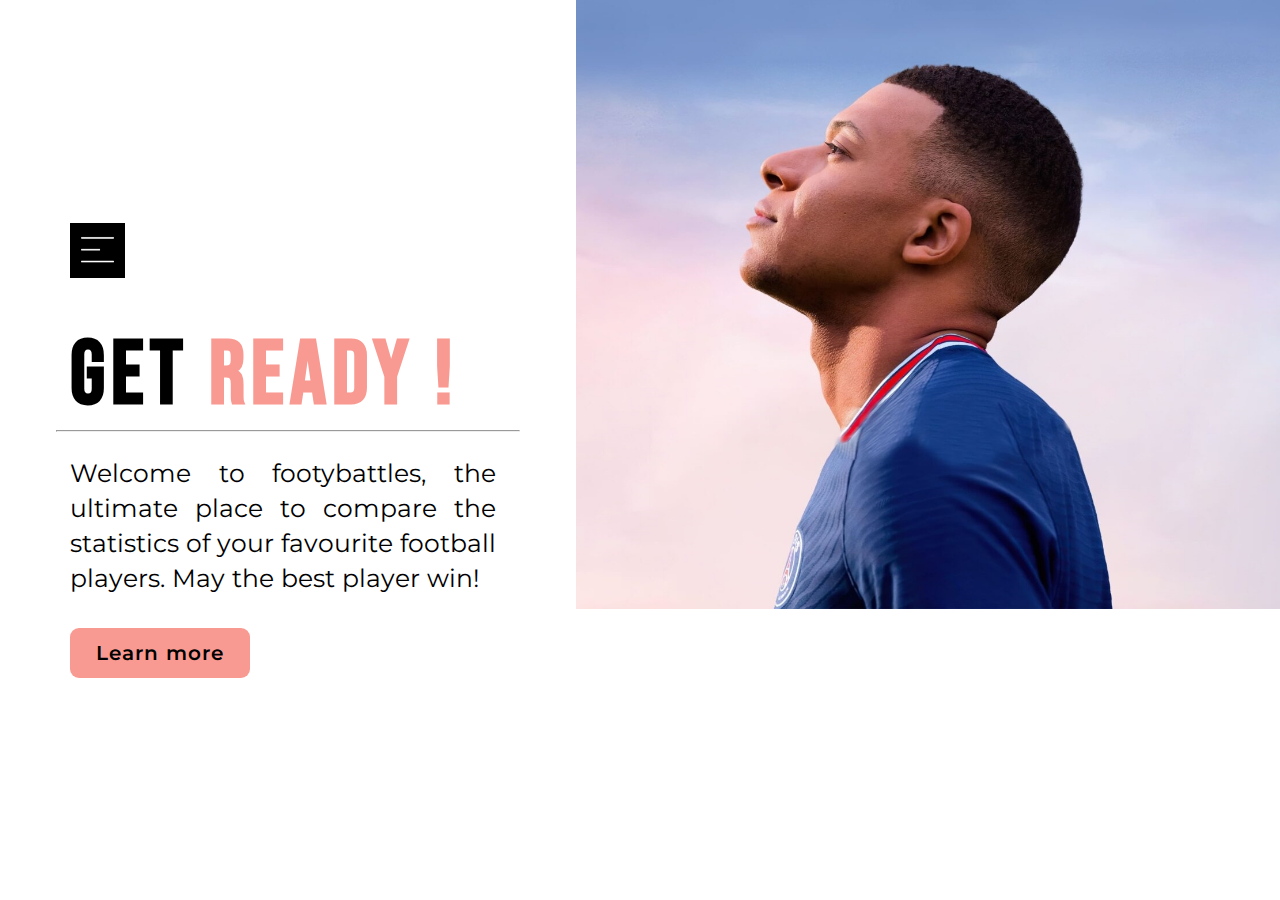
<file: index.html>
<!DOCTYPE html>
<html lang="en">
  <head>
    <link rel="preconnect" href="https://fonts.googleapis.com" />
    <link rel="preconnect" href="https://fonts.gstatic.com" crossorigin />
    <link
      href="https://fonts.googleapis.com/css2?family=Bebas+Neue&display=swap"
      rel="stylesheet"
    />
    <link rel="preconnect" href="https://fonts.googleapis.com" />
    <link rel="preconnect" href="https://fonts.gstatic.com" crossorigin />
    <link
      href="https://fonts.googleapis.com/css2?family=Poppins&display=swap"
      rel="stylesheet"
    />
    <link rel="stylesheet" href="./style.css" />
    <meta charset="UTF-8" />
    <meta http-equiv="X-UA-Compatible" content="IE=edge" />
    <meta name="viewport" content="width=device-width, initial-scale=1.0" />
    <link rel="preconnect" href="https://fonts.googleapis.com" />
    <link rel="preconnect" href="https://fonts.gstatic.com" crossorigin />
    <link
      href="https://fonts.googleapis.com/css2?family=Montserrat&display=swap"
      rel="stylesheet"
    />
    <title>Footybattles | The ultimate stats playground</title>
  </head>
  <body>
    <div class="hero-container">
      <div class="hero-content">
        <div class="sidebar">
          <div class="cross">
            <img class="cross-icon" src="./img/Cross.jpg" alt="Cross icon" />
          </div>
          <ul class="sidebar-menu">
            <li><a href="./index.html" class="nav-links">Home</a></li>
            <li><a href="./battles.html" class="nav-links">Battle</a></li>
            <li><a href="./about.html" class="nav-links">About</a></li>
            <li><a href="./contact.html" class="nav-links">Contact</a></li>
          </ul>
        </div>
        <div class="nav-toggle">
          <button class="hamburger-icon">
            <img class="hamburger" src="./img/Haam.jpg" alt="Sidebar icon" />
          </button>
        </div>
        <div class="contents">
          <h1 class="title">
            GET
            <span class="ready">READY<span class="exclamation">!</span></span>
          </h1>
          <hr />
          <p class="description">
            Welcome to footybattles, the ultimate place to compare the
            statistics of your favourite football players. May the best player
            win<span class="exclamation-mark">!</span>
          </p>
          <button class="learn-more-btn">Learn more</button>
        </div>
      </div>
      <div class="hero-img">
        <img
          src="./img/FIFA-22-Wallpaper-Download-scaled_3.jpg"
          alt="Kylian Mbappe FIFA wallpaper"
        />
      </div>
    </div>
    <script src="./script.js"></script>
  </body>
</html>
</file>
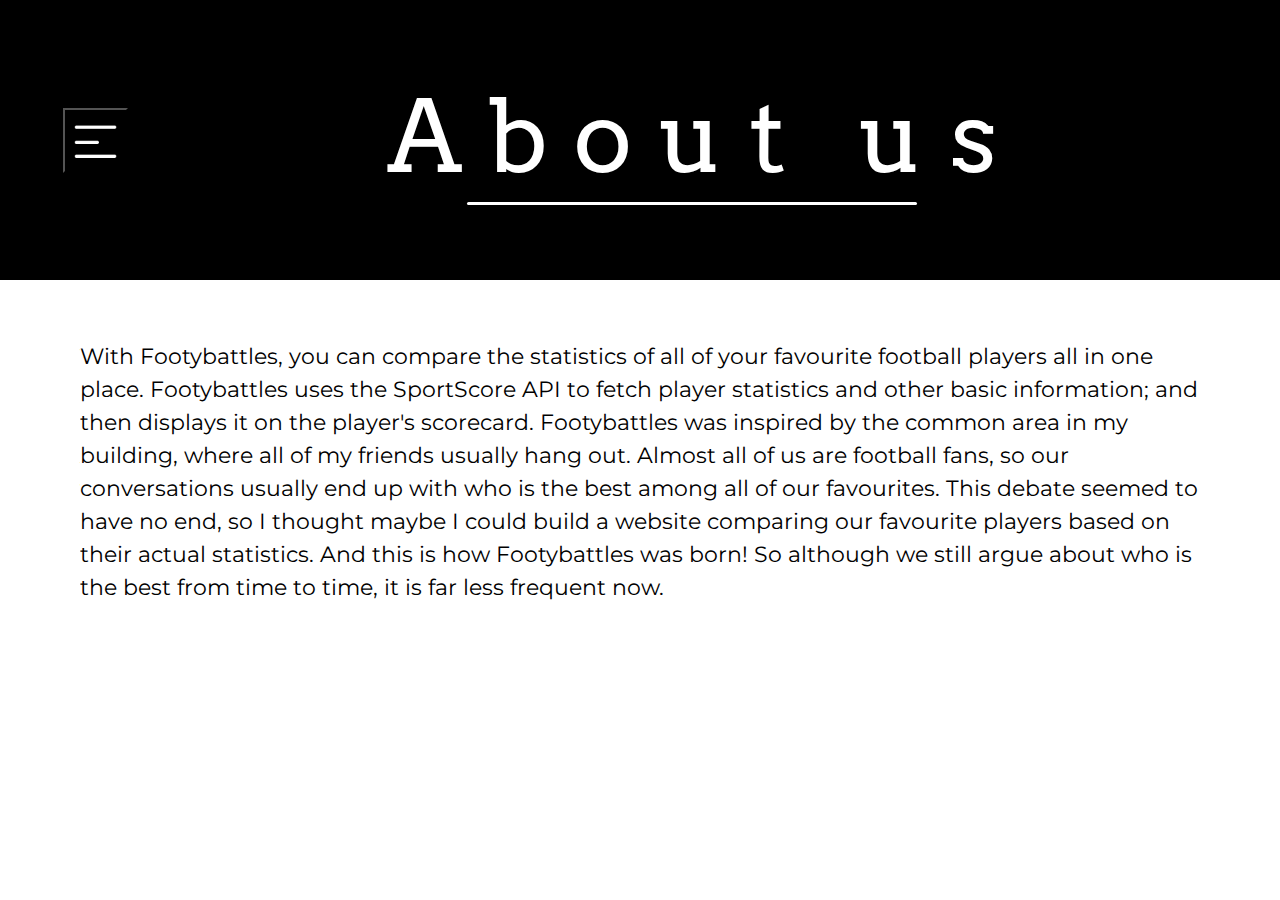
<file: about.html>
<!DOCTYPE html>
<html lang="en">
  <head>
    <link rel="preconnect" href="https://fonts.googleapis.com" />
    <link rel="preconnect" href="https://fonts.gstatic.com" crossorigin />
    <link
      href="https://fonts.googleapis.com/css2?family=Bebas+Neue&display=swap"
      rel="stylesheet"
    />
    <link rel="preconnect" href="https://fonts.googleapis.com" />
    <link rel="preconnect" href="https://fonts.gstatic.com" crossorigin />
    <link
      href="https://fonts.googleapis.com/css2?family=Bebas+Neue&display=swap"
      rel="stylesheet"
    />
    <link rel="preconnect" href="https://fonts.googleapis.com" />
    <link rel="preconnect" href="https://fonts.gstatic.com" crossorigin />
    <link
      href="https://fonts.googleapis.com/css2?family=Montserrat&display=swap"
      rel="stylesheet"
    />
    <link rel="preconnect" href="https://fonts.googleapis.com" />
    <link rel="preconnect" href="https://fonts.gstatic.com" crossorigin />
    <link
      href="https://fonts.googleapis.com/css2?family=Arvo&display=swap"
      rel="stylesheet"
    />
    <link rel="stylesheet" href="./about.css" />
    <meta charset="UTF-8" />
    <meta http-equiv="X-UA-Compatible" content="IE=edge" />
    <meta name="viewport" content="width=device-width, initial-scale=1.0" />
    <title>About page</title>
  </head>
  <body>
    <div class="about-content">
      <div class="title-container">
        <div class="sidebar">
          <div class="cross">
            <img class="cross-icon" src="./img/Cross.jpg" alt="Cross icon" />
          </div>
          <ul class="sidebar-menu">
            <li><a href="./index.html" class="nav-links">Home</a></li>
            <li><a href="./battles.html" class="nav-links">Battle</a></li>
            <li><a href="./about.html" class="nav-links">About</a></li>
            <li><a href="./contact.html" class="nav-links">Contact</a></li>
          </ul>
        </div>
        <div class="hamburger-menu">
          <button class="hamburger-icon"></button>
        </div>
        <div class="title">
          <h1 class="page-title">
            About <span class="us">us</span> <span class="underline"></span>
          </h1>
        </div>
      </div>
      <div class="description-container">
        <p class="desc">
          With Footybattles, you can compare the statistics of all of your
          favourite football players all in one place. Footybattles uses the
          SportScore API to fetch player statistics and other basic information;
          and then displays it on the player's scorecard. Footybattles was
          inspired by the common area in my building, where all of my friends
          usually hang out. Almost all of us are football fans, so our
          conversations usually end up with who is the best among all of our
          favourites. This debate seemed to have no end, so I thought maybe I
          could build a website comparing our favourite players based on their
          actual statistics. And this is how Footybattles was born! So although
          we still argue about who is the best from time to time, it is far less
          frequent now.
        </p>
      </div>
    </div>
    <script src="./about.js"></script>
  </body>
</html>
</file>
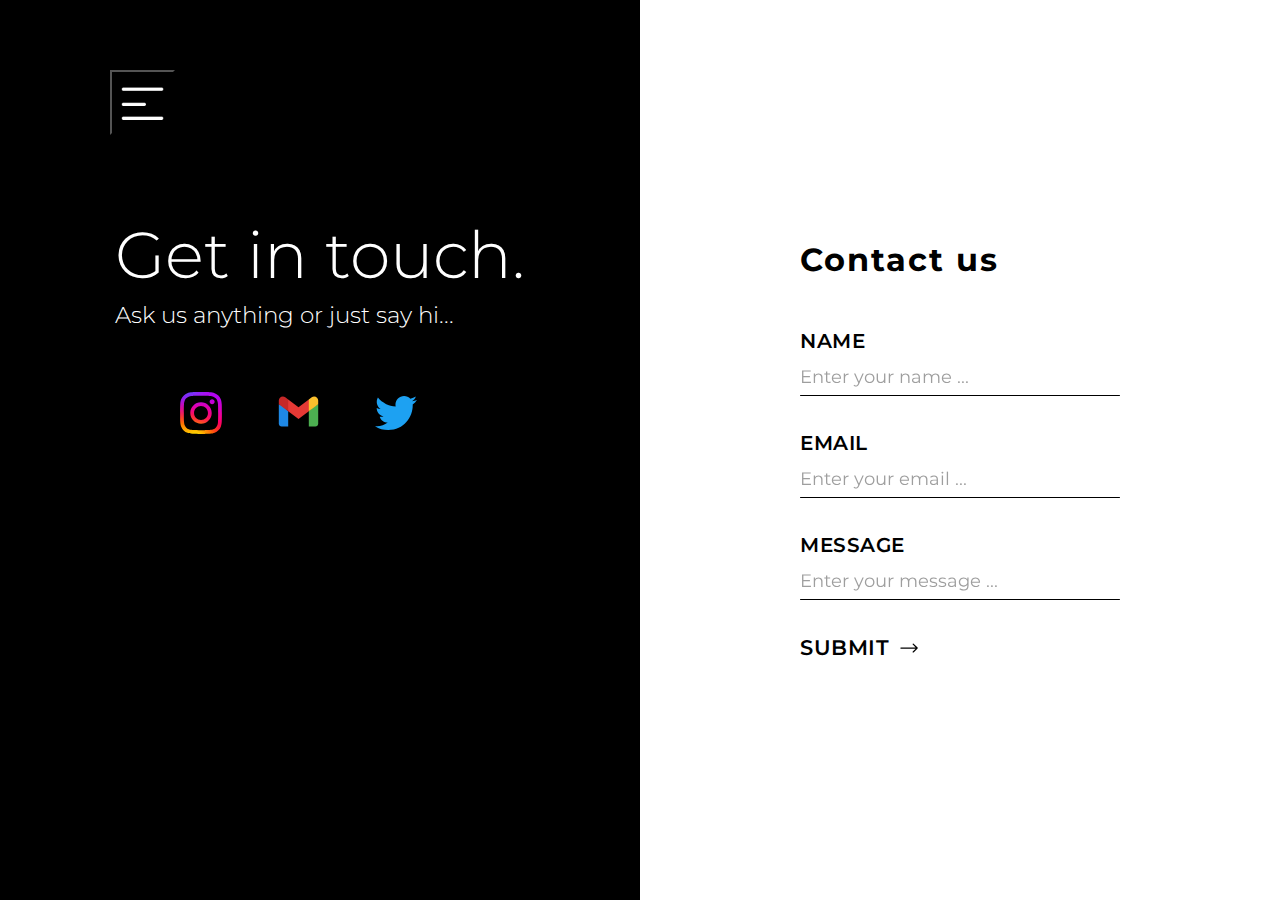
<file: contact.html>
<!DOCTYPE html>
<html lang="en">
  <head>
    <link rel="preconnect" href="https://fonts.googleapis.com" />
    <link rel="preconnect" href="https://fonts.gstatic.com" crossorigin />
    <link
      href="https://fonts.googleapis.com/css2?family=Bebas+Neue&display=swap"
      rel="stylesheet"
    />
    <link rel="preconnect" href="https://fonts.googleapis.com" />
    <link rel="preconnect" href="https://fonts.gstatic.com" crossorigin />
    <link
      href="https://fonts.googleapis.com/css2?family=Montserrat&display=swap"
      rel="stylesheet"
    />
    <link rel="stylesheet" href="./contact.css" />
    <meta charset="UTF-8" />
    <meta http-equiv="X-UA-Compatible" content="IE=edge" />
    <meta name="viewport" content="width=device-width, initial-scale=1.0" />
    <title>Welcome to FootyBattles</title>
  </head>
  <body>
    <div class="hero-content">
      <div class="left-side">
        <div class="sidebar">
          <div class="cross">
            <img class="cross-icon" src="./img/Cross.jpg" alt="Cross icon" />
          </div>
          <ul class="sidebar-menu">
            <li><a href="./index.html" class="nav-links">Home</a></li>
            <li><a href="./battles.html" class="nav-links">Battle</a></li>
            <li><a href="./about.html" class="nav-links">About</a></li>
            <li><a href="./contact.html" class="nav-links">Contact</a></li>
          </ul>
        </div>
        <div class="nav-toggle">
          <button class="hamburger-btn"></button>
        </div>
        <div class="contents">
          <div class="message">
            <h2 class="intro">Get in touch.</h2>
            <h3 class="description">Ask us anything or just say hi...</h3>
          </div>
          <div class="socials">
            <a href="https://www.instagram.com/sahal_rajiv/"
              ><img
                class="instagram"
                src="./icons/5296765_camera_instagram_instagram logo_icon.svg"
                alt="Instagram icon"
            /></a>
            <a href="#"
              ><img
                class="gmail"
                src="./icons/gmail_google_icon.svg"
                alt="Instagram icon"
            /></a>
            <a href="#"
              ><img
                class="twitter"
                src="./icons/5296514_bird_tweet_twitter_twitter logo_icon.svg"
                alt="Instagram icon"
            /></a>
          </div>
        </div>
      </div>
      <div class="right-side">
        <div class="contact-form">
          <h2 class="contact-message">Contact us</h2>
          <form class="contact-us-form">
            <label for="name">NAME</label>
            <input class="name" type="text" placeholder="Enter your name ..." />
            <hr class="separator" />
            <label for="email">EMAIL</label>
            <input
              class="name"
              type="email"
              placeholder="Enter your email ..."
            />
            <hr class="separator last-one" />
            <label for="name">MESSAGE</label>
            <input
              class="message"
              type="text"
              placeholder="Enter your message ..."
            />
            <hr class="separator last-one" />
            <button class="submit-btn">
              SUBMIT
              <img
                class="arrow-right"
                src="./icons/4829869_arrow_next_right_icon.svg"
                alt="Arrow icon"
              />
            </button>
          </form>
        </div>
      </div>
    </div>
    <script src="./contact.js"></script>
  </body>
</html>
</file>
<file: style.css>
* {
  padding: 0;
  margin: 0;
  box-sizing: border-box;
}

.hero-container {
  width: 100%;
  height: 100vh;
  display: grid;
  grid-template-columns: 45% 55%;
}

img {
  image-rendering: crisp-edges;
}

/*
.hero-content {
  display: flex;
  flex-direction: column;
  justify-content: center;
  align-items: center;
}
*/

.hero-content {
  display: flex;
  margin: auto;
  flex-direction: column;
}

.contents {
  margin-top: 40px;
}

.hero-img img {
  max-width: 100%;
  height: auto;
  object-position: center;
}

hr {
  margin-left: 3.5rem;
  margin-right: 3.5rem;
  margin-top: 0rem;
  margin-bottom: 1.5rem;
  height: 2px;
  background: black;
}

.hamburger {
  width: 55px;
  height: 55px;
  align-self: flex-start;
  margin-left: 70px;
  /*margin: 70px;*/
  cursor: pointer;
}

.title {
  font-size: 90px;
  letter-spacing: 6px;
  padding-left: 70px;
  font-family: "Bebas Neue", cursive;
}

.ready {
  color: #f99a92;
}

.exclamation {
  margin-left: 20px;
}

.description {
  text-align: justify;
  padding-right: 80px;
  font-size: 25px;
  font-weight: normal;
  padding-left: 70px;
  font-family: Georgia, "Times New Roman", Times, serif;
  font-family: "Montserrat", sans-serif;
  line-height: 140%;
  margin-bottom: 2rem;
}

.learn-more {
  margin-left: 70px;
  /*font-family: "Poppins", sans-serif;*/
}

.learn-more-btn {
  font-family: Georgia, "Times New Roman", Times, serif;
  font-family: "Montserrat", sans-serif;
  font-size: 20px;
  font-weight: 600;
  padding: 0.5em 0.3em;
  margin-left: 70px;
  background: #f99a92;
  width: 180px;
  height: 50px;
  letter-spacing: 1px;
  border-radius: 9px;
  border: #f99a92;
  cursor: pointer;
}

.sidebar {
  display: flex;
  /* margin: auto;*/
  flex-direction: column;
  position: fixed;
  justify-content: center;
  align-items: center;
  top: 0;
  /*width: 575px;*/
  height: 100vh;
  width: 45%;
  /* grid-template-columns: 45%;*/
  background-color: black;
  left: -100%;
  transition: 850ms;
}

.sidebar.active {
  left: 0;
  transition: 500ms;
}

li {
  padding: 10px;
}

.sidebar-menu a {
  text-decoration: none;
  font-size: 50px;
  color: white;
  font-family: "Bebas Neue", cursive;
}

.sidebar-menu a:hover {
  color: #f99a92;
  transition: 200ms;
}

.cross img {
  cursor: pointer;
  display: flex;
  justify-self: flex-end;
  align-self: flex-end;
  margin-left: 410px;
  margin-top: -110px;
  height: 70px;
  width: 70px;
  /*border: 2px solid white;*/
}

.hamburger-icon {
  border: none;
  background: white;
}

@media screen and (max-width: 376px) {
  .hero-container {
    height: 100vh;
    width: 100vw;
  }

  .hero-content {
    margin-top: 0.2vh;
  }

  .contents {
    margin-bottom: 0;
    margin: 0;
    padding-bottom: 0;
  }

  .hero-img {
    display: none;
  }

  .hamburger {
    width: 60px;
    height: 60px;
    margin: 2.5rem 0 2.5rem 2.2rem;
    align-self: flex-start;
    /*margin: 70px;
       border: 2px solid red;
        align-self: flex-start;
    */
    cursor: pointer;
  }

  .title {
    font-size: 100px;
    line-height: 90%;
    letter-spacing: 4%;
    padding-left: 35px;
    font-family: "Bebas Neue", cursive;
  }

  .description {
    text-align: justify;
    padding-right: 0px;
    font-size: 23px;
    font-weight: normal;
    padding-left: 35px;
    font-family: Georgia, "Times New Roman", Times, serif;
    font-family: "Montserrat", sans-serif;
    line-height: 140%;
    letter-spacing: -0.7px;
    font-weight: 400;
    margin-bottom: 2rem;
  }

  hr {
    margin-left: 2.2rem;
    margin-right: 0rem;
    margin-top: 1.3rem;
    margin-bottom: 1.5rem;
    height: 1.7px;
    background: black;
    color: black;
    border: none;
    border-radius: 250px;
    color: black;
  }

  .learn-more {
    margin-left: 35px;
    /*font-family: "Poppins", sans-serif;*/
  }

  .learn-more-btn {
    font-family: Georgia, "Times New Roman", Times, serif;
    font-family: "Montserrat", sans-serif;
    font-size: 22px;
    font-weight: 600;
    padding: 0.5em 0.3em;
    margin-left: 35px;
    margin: 0 0 50px 35px;
    background: #f99a92;
    width: 190px;
    height: 65px;
    letter-spacing: 1.2px;
    border-radius: 9px;
    border: #f99a92;
    cursor: pointer;
  }

  .sidebar {
    display: flex;
    /* margin: auto;*/
    flex-direction: column;
    position: fixed;
    justify-content: center;
    align-items: center;
    top: 0;
    /*width: 575px;*/
    height: 100vh;
    width: 100%;
    /* grid-template-columns: 45%;*/
    background-color: black;
    left: -150%;
    transition: 850ms;
  }

  .sidebar.active {
    left: 0;
    transition: 500ms;
  }

  .sidebar-menu a {
    text-decoration: none;
    font-size: 50px;
    color: white;
    font-family: "Bebas Neue", cursive;
  }

  .cross img {
    cursor: pointer;
    display: flex;
    justify-self: flex-end;
    align-self: flex-end;
    margin-right: 0rem;
    margin-left: 200px;
    margin-top: -18vh;
    height: 70px;
    width: 70px;
    /*border: 2px solid white;*/
  }

  .sidebar-menu a:hover {
    color: #ffffff;
    transition: 200ms;
  }
}

@media screen and (max-width: 480px) and (min-width: 376px) {
  .hero-container {
    height: 100vh;
    width: 100vw;
    /*border: 2px solid red;*/
  }

  .contents {
    margin: 0;
    padding-bottom: 0;
    /*border: 2px solid red;*/
  }

  .hero-img {
    display: none;
  }

  .hero-img {
    display: none;
  }

  .hamburger {
    width: 80px;
    height: 80px;
    margin: 2rem 0 2.5rem 2.5rem;
  }

  .title {
    font-size: 115px;
    line-height: 90%;
    padding-left: 35px;
  }

  .description {
    text-align: justify;
    padding: 0 5px 0 35px;
    font-size: 24px;
    font-weight: normal;
    font-family: Georgia, "Times New Roman", Times, serif;
    font-family: "Montserrat", sans-serif;
    line-height: 125%;
    letter-spacing: -0.5px;
    font-weight: 400;
    margin-bottom: 2rem;
  }

  hr {
    margin: 1rem 0rem 1.5rem 2.1rem;
    color: black;
    height: 1.6px;
    background: black;
    border: none;
    border-radius: 250px;
  }

  .learn-more-btn {
    font-size: 23px;
    padding: 0.5em 0.3em;
    margin: 0 0 50px 35px;
    width: 200px;
    height: 60px;
  }

  .sidebar {
    display: flex;
    /* margin: auto;*/
    flex-direction: column;
    position: fixed;
    justify-content: center;
    align-items: center;
    top: 0;
    /*width: 575px;*/
    height: 100vh;
    width: 100%;
    /* grid-template-columns: 45%;*/
    background-color: black;
    left: -150%;
    transition: 850ms;
  }

  .sidebar.active {
    left: 0;
    transition: 500ms;
  }

  .sidebar-menu a {
    text-decoration: none;
    font-size: 60px;
    color: white;
    font-family: "Bebas Neue", cursive;
  }

  .cross img {
    cursor: pointer;
    display: flex;
    justify-self: flex-end;
    align-self: flex-end;
    margin-right: 0rem;
    margin-left: 280px;
    margin-top: -18vh;
    height: 70px;
    width: 70px;
    /*border: 2px solid white;*/
  }

  .sidebar-menu a:hover {
    color: #ffffff;
    transition: 200ms;
  }
}
</file>
<file: about.css>
body {
  margin: 0;
  padding: 0;
  box-sizing: border-box;
}

.sidebar {
  display: flex;
  flex-direction: column;
  position: fixed;
  justify-content: center;
  align-items: center;
  top: 0;
  height: 100vh;
  width: 50%;
  background-color: black;
  left: -100%;
  transition: 850ms;
}

.sidebar.active {
  left: 0;
  transition: 500ms;
}

li {
  padding: 10px;
}

.sidebar-menu a {
  text-decoration: none;
  font-size: 50px;
  color: white;
  font-family: "Bebas Neue", cursive;
}

.sidebar-menu a:hover {
  color: #f99a92;
  transition: 200ms;
}

.cross img {
  cursor: pointer;
  display: flex;
  justify-self: flex-end;
  align-self: flex-end;
  margin-left: 410px;
  margin-top: -70px;
  height: 70px;
  width: 70px;
  /*border: 2px solid white;*/
}

.about-content {
  display: flex;
  flex-direction: column;
}

.title-container {
  display: grid;
  grid-template-columns: 10% 90%;
  height: 280px;
  width: 100%;
  background-color: black;
  overflow: hidden;
}

.description-container {
  /*height: 305px;*/
  width: 100%;
  overflow: hidden;
}

.hamburger-icon {
  padding: 0;
  margin: 0;
  background-image: url("./img/Navigation\ final.jpg");
  background-position: center;
  background-size: cover;
  height: 65px;
  width: 65px;
  /* border: 2px solid red;*/
  cursor: pointer;
}

.hamburger-menu {
  display: flex;
  align-items: center;
  padding: 0;
  margin: 0;
  justify-content: flex-end;
}

.title {
  display: flex;
  flex-direction: column;
  align-items: center;
  justify-content: center;
}

.page-title {
  font-size: 100px;
  letter-spacing: 25px;
  color: white;
  font-family: "Arvo", serif;
  font-weight: 500;
}

.underline {
  display: flex;
  width: 450px;
  height: 2.5px;
  border-radius: 100px;
  background-color: white;
  margin-left: 80px;
  margin-top: 3px;
}

.desc {
  font-size: 22px;
  margin: 60px 60px 50px 80px;
  text-align: left;
  justify-content: left;
  line-height: 150%;
  font-family: "Montserrat", sans-serif;
}

@media screen and (max-width: 480px) {
  .title-container {
    grid-template-columns: 20% 80%;
    height: 200px;
  }

  .sidebar {
    display: flex;
    flex-direction: column;
    position: fixed;
    justify-content: center;
    align-items: center;
    top: 0;
    height: 100vh;
    width: 100%;
    /* grid-template-columns: 45%;*/
    background-color: black;
    left: -200%;
    transition: 850ms;
  }

  .sidebar-menu a {
    text-decoration: none;
    font-size: 50px;
    color: white;
    font-family: "Bebas Neue", cursive;
  }

  .cross img {
    cursor: pointer;
    display: flex;
    justify-self: flex-end;
    align-self: flex-end;
    margin-right: 0rem;
    margin-left: 200px;
    margin-top: -18vh;
    /*margin-top: -170px;*/
    height: 70px;
    width: 70px;
    /*border: 2px solid white;*/
  }

  .title {
    display: flex;
  }

  .page-title {
    font-size: 50px;
    letter-spacing: 5px;
    /*border: 2px solid red;*/
    margin-left: -30px;
  }

  .hamburger-menu {
    /*border: 2px solid red;*/
  }

  .hamburger-icon {
    height: 50px;
    width: 50px;
    border: none;
  }

  .us {
    display: none;
  }

  .underline {
    margin: 0;
    width: 110px;
    margin-left: 35px;
  }

  .desc {
    font-size: 21px;
    margin: 35px 30px;
  }
}
</file>
<file: contact.css>
body {
  margin: 0;
  padding: 0;
  box-sizing: border-box;
}

.hero-content {
  display: grid;
  grid-template-columns: 50% 50%;
  width: 100vw;
  height: 100vh;
}

.left-side {
  display: flex;
  flex-direction: column;
  justify-content: flex-start;
  align-items: center;
  background-color: #000;
  color: white;
  font-family: "Montserrat", sans-serif;
}

.right-side {
  display: flex;
  justify-content: center;
  align-items: center;
  font-family: "Montserrat", sans-serif;
}

.sidebar {
  display: flex;
  flex-direction: column;
  position: fixed;
  justify-content: center;
  align-items: center;
  top: 0;
  height: 100vh;
  width: 50%;
  background-color: black;
  left: -100%;
  transition: 850ms;
}

.sidebar.active {
  left: 0;
  transition: 500ms;
}

li {
  padding: 10px;
  list-style: none;
}

.sidebar-menu a {
  text-decoration: none;
  font-size: 50px;
  color: white;
  font-family: "Bebas Neue", cursive;
}

.sidebar-menu a:hover {
  color: #f99a92;
  transition: 200ms;
}

.cross img {
  cursor: pointer;
  display: flex;
  justify-self: flex-end;
  align-self: flex-end;
  margin-left: 410px;
  margin-top: -70px;
  height: 70px;
  width: 70px;
  /*border: 2px solid white;*/
}

.contents {
  /*border: 2px solid red;*/
}

.intro {
  margin: 0;
  margin-bottom: 7px;
  font-size: 65px;
  font-weight: 300;
}

.description {
  margin: 0;
  font-size: 23px;
  font-weight: 300;
}

.socials {
  /*border: 2px solid red;*/
  margin-top: 60px;
  margin-left: 40px;
}

.socials a {
  padding-left: 25px;
  padding-right: 25px;
  display: inline-block;
}

.gmail {
  height: 45px;
}

.instagram,
.twitter {
  height: 42px;
}

.hamburger-btn {
  padding: 0;
  margin: 0;
  background-image: url("./img/Navigation\ final.jpg");
  background-position: center;
  background-size: cover;
  height: 65px;
  width: 65px;
  cursor: pointer;
  margin-top: 70px;
  margin-left: -210px;
  margin-bottom: 80px;
}

.contact-message {
  margin-top: 0;
  margin-bottom: 50px;
  font-size: 32px;
  letter-spacing: 2px;
}

.contact-us-form {
  display: flex;
  flex-direction: column;
}

.contact-us-form label {
  font-size: 20px;
  font-weight: 600;
  letter-spacing: 0.5px;
  color: #000000;
  margin-bottom: 8px;
  font-family: "Montserrat", sans-serif;
}

.contact-us-form input {
  margin-top: 0;
  padding: 5px 0px 7px 0px;
  font-size: 18px;
  border: none;
  outline: none;
  font-family: "Montserrat", sans-serif;
}

.contact-us-form ::placeholder {
  font-size: 18px;
  filter: opacity(0.7);
  font-family: "Montserrat", sans-serif;
}

.submit-btn {
  display: flex;
  align-items: center;
  justify-content: center;
  padding: 0;
  border: none;
  background: #ffffff;
  font-size: 21px;
  cursor: pointer;
  font-family: "Montserrat", sans-serif;
  align-self: flex-start;
  font-weight: 600;
  letter-spacing: 0.5px;
}

.arrow-right {
  width: 20px;
  margin-left: 10px;
}

.separator {
  width: 320px;
  height: 1.3px;
  background: #000000;
  border: none;
  outline: none;
  border-radius: 100px;
  margin: 0;
  margin-bottom: 35px;
}

@media screen and (max-width: 376px) {
  .hero-content {
    display: flex;
    flex-direction: column;
  }

  .left-side {
    display: flex;
    flex-direction: column;
  }

  .hamburger-btn {
    margin: 35px 0 15px -160px;
    border: none;
  }

  .intro {
    font-size: 48px;
    margin: 0 0 0 27px;
  }

  .description {
    font-size: 21px;
    margin: 0 15px 0 28px;
  }

  .socials {
    margin: 20px 0 40px 10px;
  }

  .socials a {
    padding: 0 20px 0 20px;
  }

  .gmail {
    height: 40px;
  }

  .instagram,
  .twitter {
    height: 37px;
  }

  .right-side {
    display: flex;
    justify-content: flex-start;
    align-items: center;
    padding: 0 0 0 30px;
  }

  .contact-message {
    margin: 30px 0 30px 0;
    font-size: 28px;
    letter-spacing: 1.7px;
  }

  .contact-us-form label {
    font-size: 17px;
    margin-bottom: 4px;
  }

  .separator {
    width: 280px;
    margin-bottom: 30px;
  }

  .contact-us-form input {
    font-size: 17px;
  }

  .contact-us-form ::placeholder {
    font-size: 17px;
  }

  .submit-btn {
    font-size: 21px;
    margin: 0 0 0 0;
  }

  .arrow-right {
    width: 20px;
    margin-left: 10px;
  }

  .sidebar {
    display: flex;
    flex-direction: column;
    position: fixed;
    justify-content: center;
    align-items: center;
    top: 0;
    height: 100vh;
    width: 100%;
    /* grid-template-columns: 45%;*/
    background-color: black;
    left: -200%;
    transition: 850ms;
    z-index: 100;
  }

  .sidebar-menu a {
    text-decoration: none;
    font-size: 50px;
    color: white;
    font-family: "Bebas Neue", cursive;
  }

  .sidebar.active {
    left: 0;
    transition: 500ms;
  }

  .cross img {
    cursor: pointer;
    display: flex;
    justify-self: flex-end;
    align-self: flex-end;
    margin-right: 0rem;
    margin-left: 200px;
    margin-top: -18vh;
    /*margin-top: -170px;*/
    height: 70px;
    width: 70px;
    /*border: 2px solid white;*/
  }
}

@media screen and (max-width: 480px) and (min-width: 376px) {
  .hero-content {
    display: flex;
    flex-direction: column;
  }

  .left-side {
    display: flex;
    flex-direction: column;
  }

  .hamburger-btn {
    margin: 35px 0 15px -160px;
    border: none;
  }

  .intro {
    font-size: 48px;
    margin: 0 0 0 27px;
  }

  .description {
    font-size: 21px;
    margin: 0 15px 0 28px;
  }

  .socials {
    margin: 20px 0 40px 10px;
  }

  .socials a {
    padding: 0 20px 0 20px;
  }

  .gmail {
    height: 40px;
  }

  .instagram,
  .twitter {
    height: 37px;
  }

  .right-side {
    display: flex;
    justify-content: flex-start;
    align-items: center;
    padding: 0 0 0 43px;
  }

  .contact-message {
    margin: 30px 0 30px 0;
    font-size: 28px;
    letter-spacing: 1.7px;
  }

  .contact-us-form label {
    font-size: 17px;
    margin-bottom: 4px;
  }

  .separator {
    width: 280px;
    margin-bottom: 30px;
  }

  .contact-us-form input {
    font-size: 17px;
  }

  .contact-us-form ::placeholder {
    font-size: 17px;
  }

  .submit-btn {
    font-size: 21px;
    margin: 0 0 0 0;
  }

  .arrow-right {
    width: 20px;
    margin-left: 10px;
  }

  .sidebar {
    display: flex;
    flex-direction: column;
    position: fixed;
    justify-content: center;
    align-items: center;
    top: 0;
    height: 100vh;
    width: 100%;
    /* grid-template-columns: 45%;*/
    background-color: black;
    left: -200%;
    transition: 850ms;
    z-index: 100;
  }

  .sidebar-menu a {
    text-decoration: none;
    font-size: 50px;
    color: white;
    font-family: "Bebas Neue", cursive;
  }

  .sidebar.active {
    left: 0;
    transition: 500ms;
  }

  .cross img {
    cursor: pointer;
    display: flex;
    justify-self: flex-end;
    align-self: flex-end;
    margin-right: 0rem;
    margin-left: 200px;
    margin-top: -18vh;
    /*margin-top: -170px;*/
    height: 70px;
    width: 70px;
    /*border: 2px solid white;*/
  }
}
</file>
